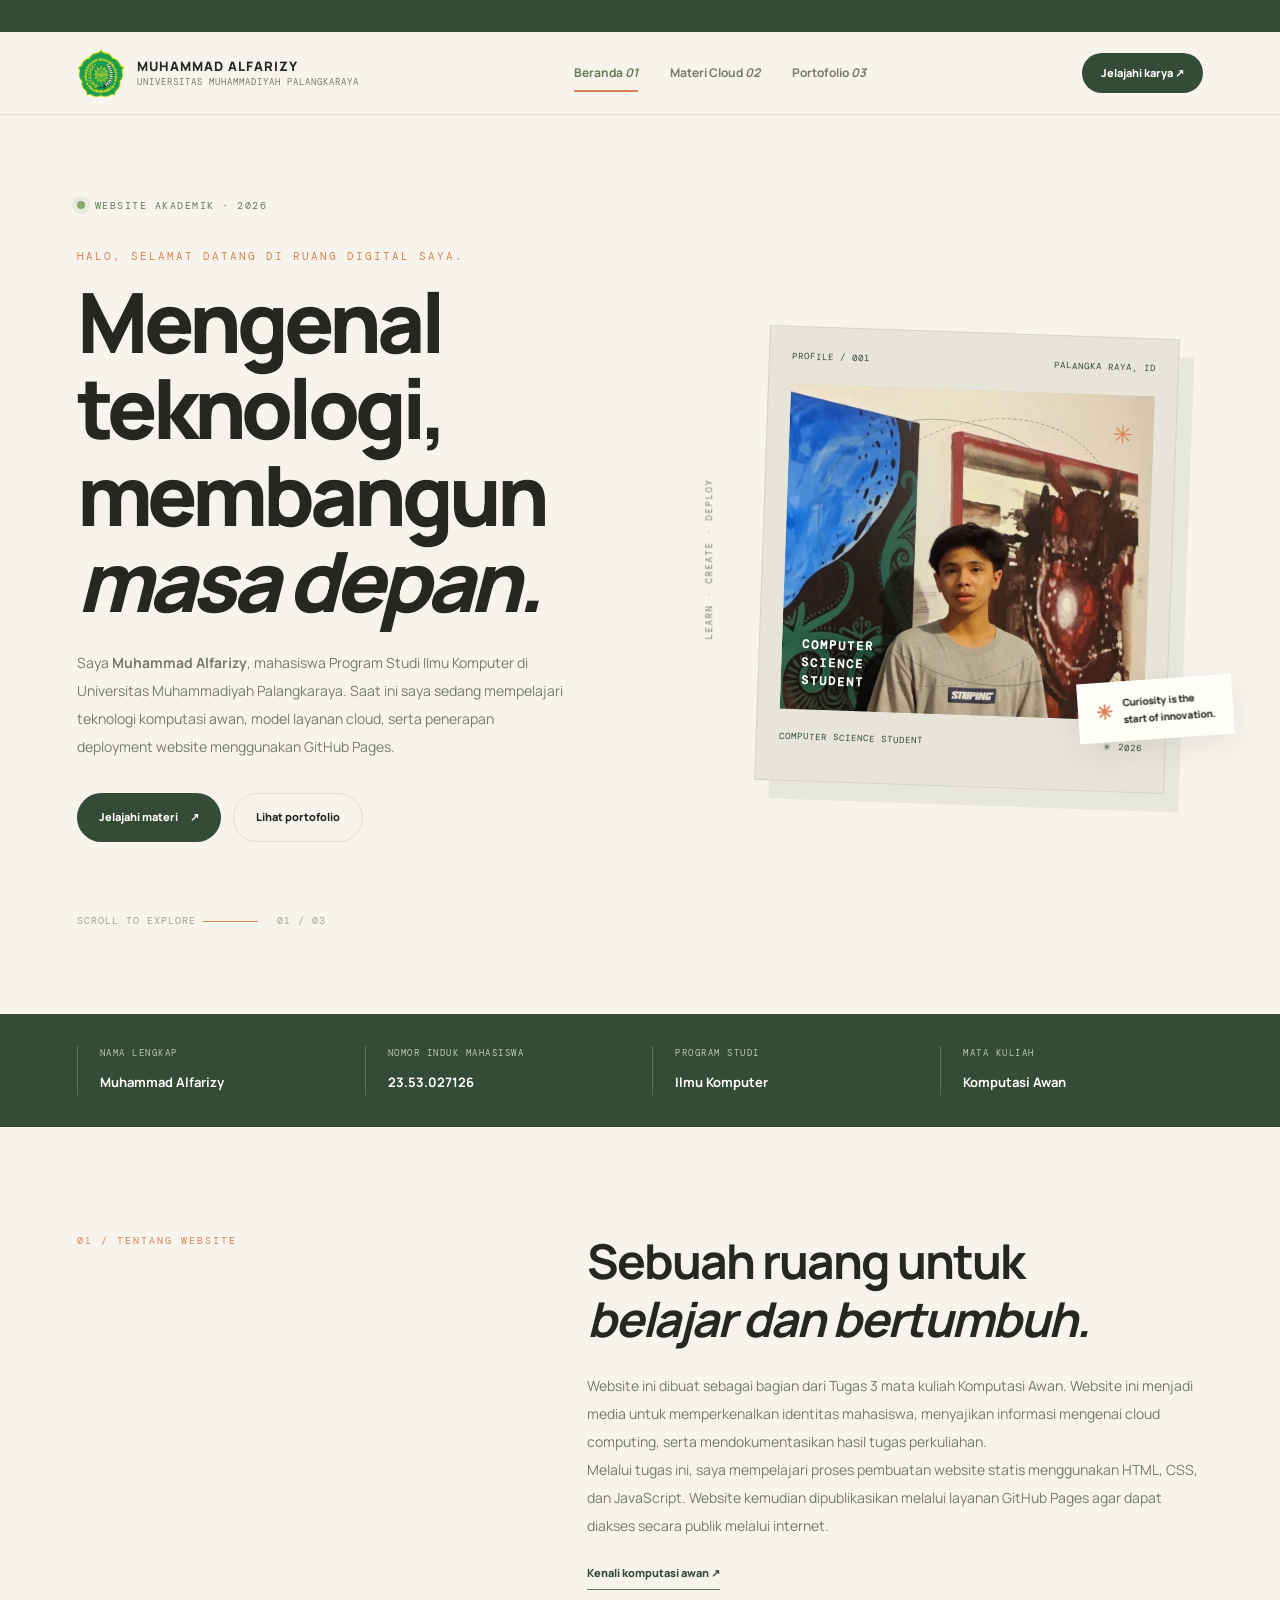
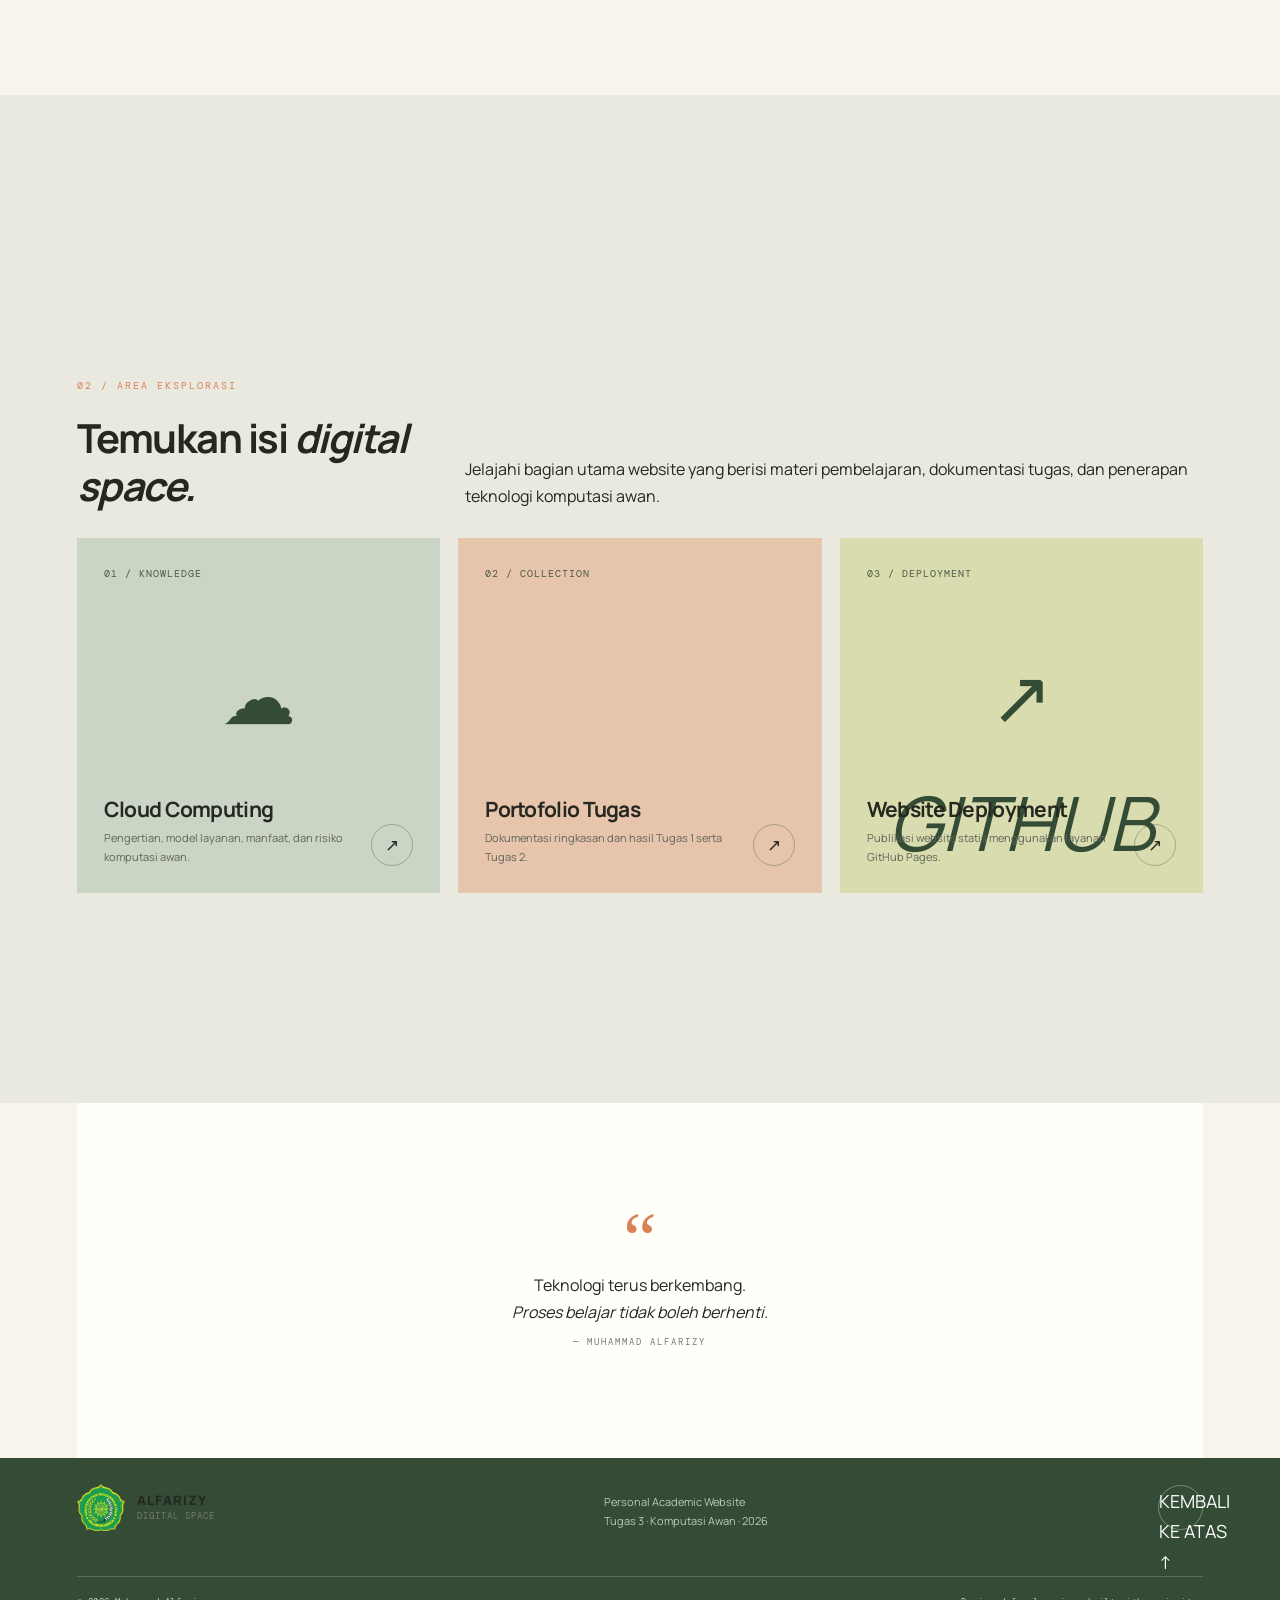
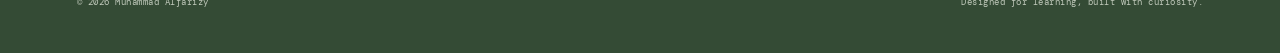
<file: index.html>
<!DOCTYPE html>
<html lang="id">
<head>
    <meta charset="UTF-8">
    <meta name="viewport" content="width=device-width, initial-scale=1.0">

    <meta name="description" content="Website akademik Muhammad Alfarizy, mahasiswa Ilmu Komputer Universitas Muhammadiyah Palangkaraya, untuk Tugas 3 mata kuliah Komputasi Awan.">

    <meta name="author" content="Muhammad Alfarizy">

    <title>Muhammad Alfarizy | Digital Space</title>

    <!-- GOOGLE FONTS -->
    <link rel="preconnect" href="https://fonts.googleapis.com">
    <link rel="preconnect" href="https://fonts.gstatic.com" crossorigin>

    <link href="https://fonts.googleapis.com/css2?family=DM+Mono:wght@400;500&family=Manrope:wght@400;500;600;700;800&display=swap" rel="stylesheet">

    <!-- CSS -->
    <link rel="stylesheet" href="assets/css/style.css">
</head>

<body id="top">

<div class="topline"></div>

<!-- HEADER -->
<header class="header">

    <nav class="nav wrap" aria-label="Navigasi utama">

        <!-- LOGO KAMPUS DAN IDENTITAS -->
        <a class="logo" href="index.html">

            <img
                src="assets/images/logo.png"
                alt="Logo Universitas Muhammadiyah Palangkaraya"
                class="campus-logo"
            >

            <span class="logo-text">
                MUHAMMAD ALFARIZY
                <small>UNIVERSITAS MUHAMMADIYAH PALANGKARAYA</small>
            </span>

        </a>

        <!-- TOMBOL MENU MOBILE -->
        <button
            class="menu-toggle"
            type="button"
            aria-label="Buka menu"
            aria-expanded="false">
            ☰
        </button>

        <!-- NAVIGASI -->
        <div class="nav-links">

            <a class="active" href="index.html">
                Beranda <i>01</i>
            </a>

            <a href="materi.html">
                Materi Cloud <i>02</i>
            </a>

            <a href="portofolio.html">
                Portofolio <i>03</i>
            </a>

        </div>

        <a class="nav-cta" href="portofolio.html">
            Jelajahi karya <span>↗</span>
        </a>

    </nav>

</header>

<main>

    <!-- HERO SECTION -->
    <section class="hero wrap">

        <div class="hero-main">

            <div class="micro-label">
                <span class="live-dot"></span>
                WEBSITE AKADEMIK · 2026
            </div>

            <p class="hero-kicker">
                HALO, SELAMAT DATANG DI RUANG DIGITAL SAYA.
            </p>

            <h1>
                Mengenal teknologi,<br>
                membangun <em>masa depan.</em>
            </h1>

            <p class="hero-desc">
                Saya <strong>Muhammad Alfarizy</strong>, mahasiswa
                Program Studi Ilmu Komputer di Universitas
                Muhammadiyah Palangkaraya. Saat ini saya sedang
                mempelajari teknologi komputasi awan, model layanan
                cloud, serta penerapan deployment website menggunakan
                GitHub Pages.
            </p>

            <div class="hero-buttons">

                <a class="btn btn-dark" href="materi.html">
                    Jelajahi materi <span>↗</span>
                </a>

                <a class="btn btn-line" href="portofolio.html">
                    Lihat portofolio
                </a>

            </div>

            <div class="hero-index">

                <span>SCROLL TO EXPLORE</span>

                <span class="scroll-line"></span>

                <span>01 / 03</span>

            </div>

        </div>

        <!-- FOTO PROFIL -->
        <div class="hero-side">

            <div class="visual-frame">

                <div class="frame-top">
                    <span>PROFILE / 001</span>
                    <span>PALANGKA RAYA, ID</span>
                </div>

                <div class="portrait-area">

                    <div class="portrait-orbit orbit-a"></div>
                    <div class="portrait-orbit orbit-b"></div>

                    <img
                        src="assets/images/foto alfarizyy.jpeg"
                        alt="Foto profil Muhammad Alfarizy"
                        class="profile-photo"
                    >

                    <div class="portrait-caption">
                        COMPUTER<br>
                        SCIENCE<br>
                        STUDENT
                    </div>

                    <div class="tiny-star">✳</div>

                </div>

                <div class="frame-bottom">
                    <span>COMPUTER SCIENCE STUDENT</span>
                    <span>✳ 2026</span>
                </div>

            </div>

            <div class="side-note">

                <span class="note-mark">✳</span>

                <span>
                    Curiosity is the<br>
                    start of innovation.
                </span>

            </div>

            <div class="vertical-text">
                LEARN · CREATE · DEPLOY
            </div>

        </div>

    </section>

    <!-- IDENTITAS MAHASISWA -->
    <section class="identity-band">

        <div class="wrap identity-grid">

            <div>
                <span class="data-label">NAMA LENGKAP</span>
                <strong>Muhammad Alfarizy</strong>
            </div>

            <div>
                <span class="data-label">NOMOR INDUK MAHASISWA</span>
                <strong>23.53.027126</strong>
            </div>

            <div>
                <span class="data-label">PROGRAM STUDI</span>
                <strong>Ilmu Komputer</strong>
            </div>

            <div>
                <span class="data-label">MATA KULIAH</span>
                <strong>Komputasi Awan</strong>
            </div>

        </div>

    </section>

    <!-- TENTANG WEBSITE -->
    <section class="about wrap section-space">

        <div class="section-tag">
            <span>01</span> / TENTANG WEBSITE
        </div>

        <div class="about-content">

            <h2>
                Sebuah ruang untuk<br>
                <em>belajar dan bertumbuh.</em>
            </h2>

            <div class="about-copy">

                <p>
                    Website ini dibuat sebagai bagian dari Tugas 3
                    mata kuliah Komputasi Awan. Website ini menjadi
                    media untuk memperkenalkan identitas mahasiswa,
                    menyajikan informasi mengenai cloud computing,
                    serta mendokumentasikan hasil tugas perkuliahan.
                </p>

                <p>
                    Melalui tugas ini, saya mempelajari proses
                    pembuatan website statis menggunakan HTML,
                    CSS, dan JavaScript. Website kemudian
                    dipublikasikan melalui layanan GitHub Pages
                    agar dapat diakses secara publik melalui internet.
                </p>

                <a class="under-link" href="materi.html">
                    Kenali komputasi awan <span>↗</span>
                </a>

            </div>

        </div>

    </section>

    <!-- AREA EKSPLORASI -->
    <section class="explore">

        <div class="wrap section-space">

            <div class="section-heading">

                <div>

                    <div class="section-tag">
                        <span>02</span> / AREA EKSPLORASI
                    </div>

                    <h2>
                        Temukan isi <em>digital space.</em>
                    </h2>

                </div>

                <p>
                    Jelajahi bagian utama website yang berisi
                    materi pembelajaran, dokumentasi tugas,
                    dan penerapan teknologi komputasi awan.
                </p>

            </div>

            <div class="explore-grid">

                <!-- KARTU MATERI CLOUD -->
                <a class="explore-card card-blue" href="materi.html">

                    <div class="card-number">
                        01 / KNOWLEDGE
                    </div>

                    <div class="card-art cloud-art">
                        <span>☁</span>
                        <i></i>
                        <b></b>
                    </div>

                    <div class="card-bottom">

                        <div>

                            <h3>Cloud Computing</h3>

                            <p>
                                Pengertian, model layanan,
                                manfaat, dan risiko komputasi awan.
                            </p>

                        </div>

                        <span class="circle-arrow">↗</span>

                    </div>

                </a>

                <!-- KARTU PORTOFOLIO -->
                <a class="explore-card card-orange" href="portofolio.html">

                    <div class="card-number">
                        02 / COLLECTION
                    </div>

                    <div class="card-art stack-art">
                        <span></span>
                        <span></span>
                        <span></span>
                    </div>

                    <div class="card-bottom">

                        <div>

                            <h3>Portofolio Tugas</h3>

                            <p>
                                Dokumentasi ringkasan dan hasil
                                Tugas 1 serta Tugas 2.
                            </p>

                        </div>

                        <span class="circle-arrow">↗</span>

                    </div>

                </a>

                <!-- KARTU DEPLOYMENT -->
                <a
                    class="explore-card card-lime"
                    href="https://pages.github.com/"
                    target="_blank"
                    rel="noopener noreferrer">

                    <div class="card-number">
                        03 / DEPLOYMENT
                    </div>

                    <div class="card-art code-art">

                        <span>↗</span>

                        <i>
                            GITHUB<br>
                            PAGES<br>
                            WEB
                        </i>

                    </div>

                    <div class="card-bottom">

                        <div>

                            <h3>Website Deployment</h3>

                            <p>
                                Publikasi website statis menggunakan
                                layanan GitHub Pages.
                            </p>

                        </div>

                        <span class="circle-arrow">↗</span>

                    </div>

                </a>

            </div>

        </div>

    </section>

    <!-- QUOTE -->
    <section class="quote-section wrap">

        <span class="quote-symbol">“</span>

        <p>
            Teknologi terus berkembang.<br>
            <em>Proses belajar tidak boleh berhenti.</em>
        </p>

        <span class="quote-credit">
            — MUHAMMAD ALFARIZY
        </span>

    </section>

</main>

<!-- FOOTER -->
<footer class="footer">

    <div class="wrap footer-main">

        <!-- IDENTITAS FOOTER -->
        <a class="logo footer-logo" href="index.html">

            <img
                src="assets/images/logo.png"
                alt="Logo Universitas Muhammadiyah Palangkaraya"
                class="campus-logo"
            >

            <span class="logo-text">
                ALFARIZY
                <small>DIGITAL SPACE</small>
            </span>

        </a>

        <p>
            Personal Academic Website<br>
            Tugas 3 · Komputasi Awan · 2026
        </p>

        <a class="back-top" href="#top">
            KEMBALI KE ATAS ↑
        </a>

    </div>

    <div class="wrap footer-bottom">

        <span>© 2026 Muhammad Alfarizy</span>

        <span>
            Designed for learning, built with curiosity.
        </span>

    </div>

</footer>

<!-- JAVASCRIPT -->
<script src="assets/js/script.js"></script>

</body>
</html>
</file>
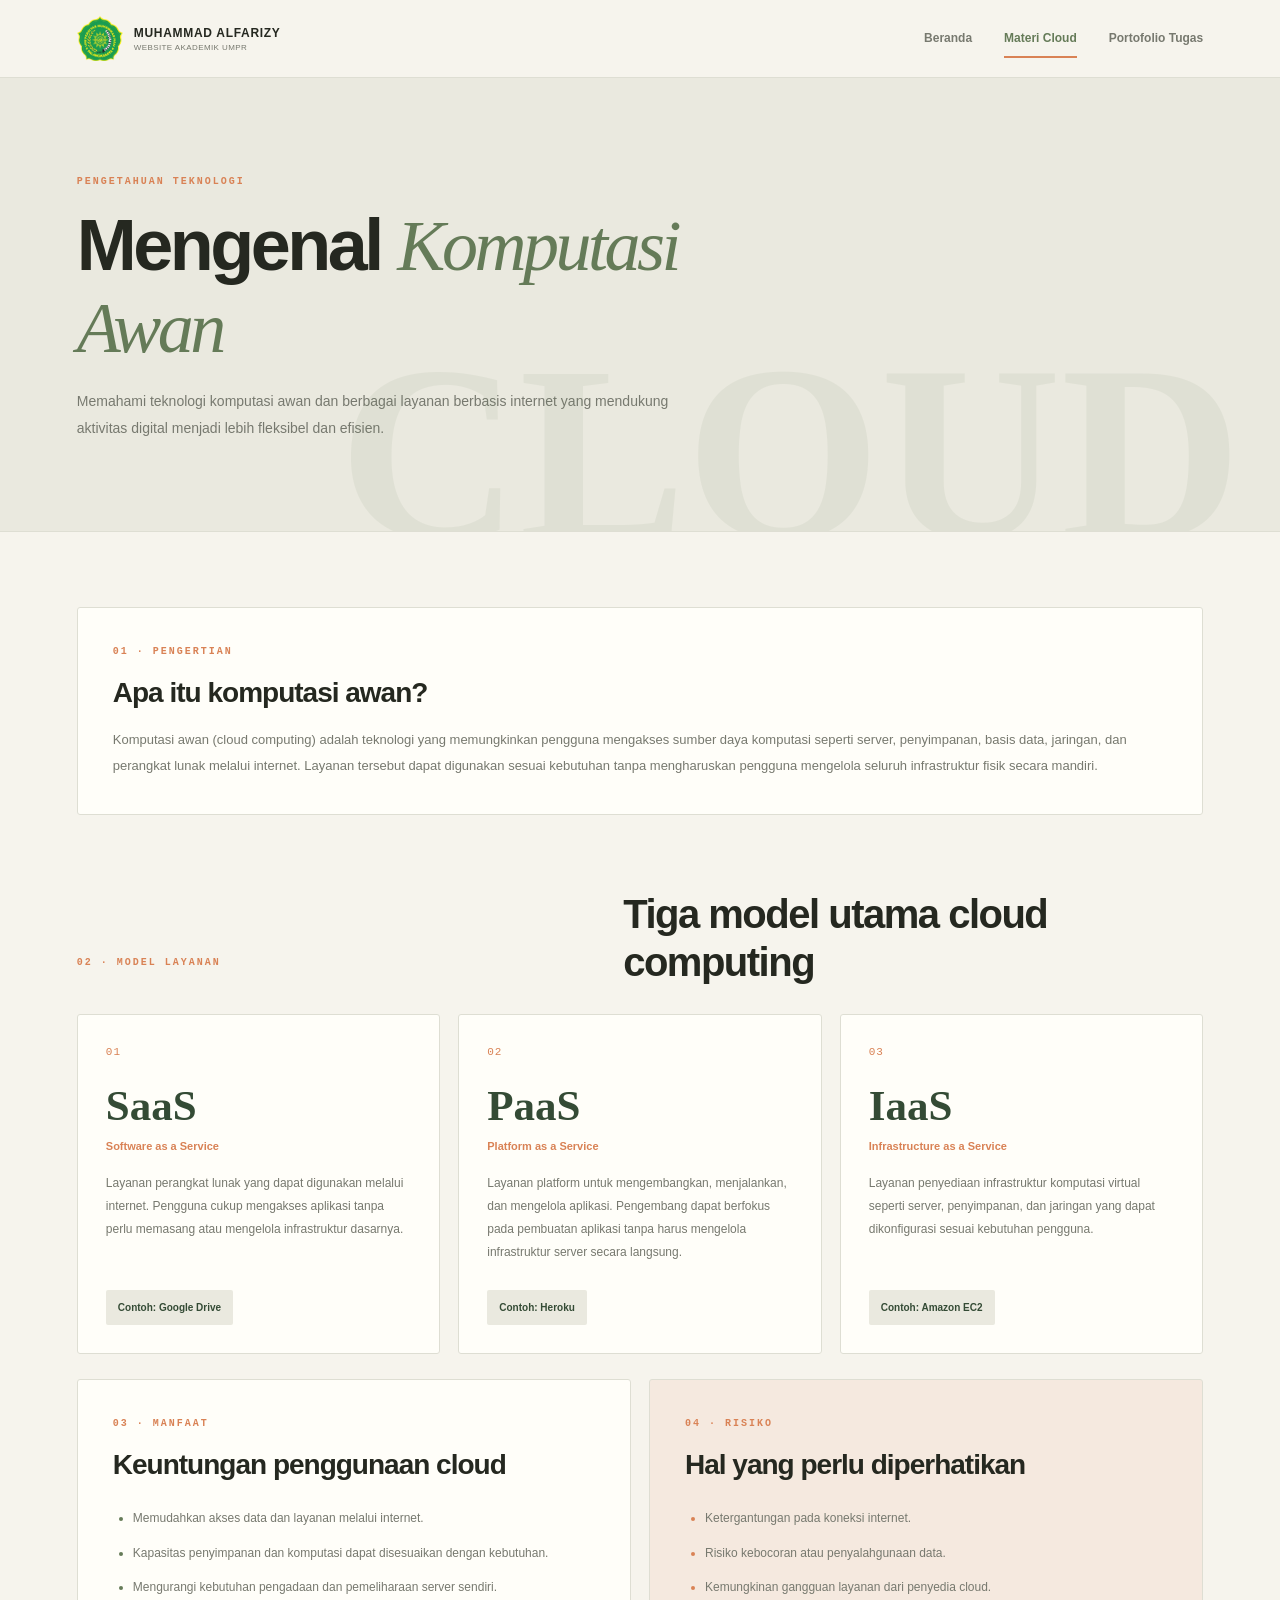
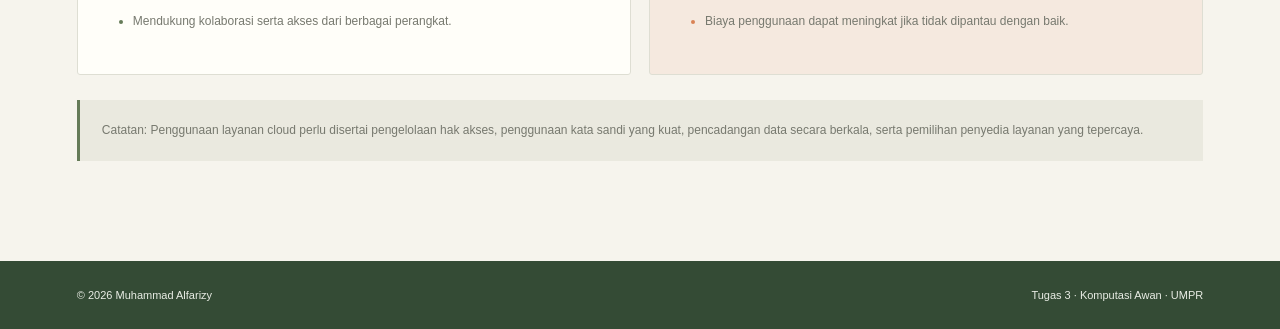
<file: materi.html>
<!DOCTYPE html>
<html lang="id">
<head>
    <meta charset="UTF-8">
    <meta name="viewport" content="width=device-width, initial-scale=1.0">

    <meta name="description" content="Materi Komputasi Awan Muhammad Alfarizy, membahas pengertian cloud computing, model layanan, manfaat, dan risiko.">

    <title>Materi Komputasi Awan | Muhammad Alfarizy</title>

    <link rel="stylesheet" href="assets/css/style.css">
</head>

<body>

<!-- HEADER -->
<header class="site-header">

    <nav class="navbar container" aria-label="Navigasi utama">

        <!-- LOGO KAMPUS DAN IDENTITAS -->
        <a class="brand" href="index.html">

            <img
                src="assets/images/logo.png"
                alt="Logo Universitas Muhammadiyah Palangkaraya"
                class="brand-logo"
            >

            <span class="brand-text">
                MUHAMMAD ALFARIZY
                <small>WEBSITE AKADEMIK UMPR</small>
            </span>

        </a>

        <!-- MENU MOBILE -->
        <button
            class="menu-toggle"
            type="button"
            aria-label="Buka menu"
            aria-expanded="false">
            ☰
        </button>

        <!-- NAVIGASI -->
        <div class="nav-links">
            <a href="index.html">Beranda</a>
            <a class="active" href="materi.html">Materi Cloud</a>
            <a href="portofolio.html">Portofolio Tugas</a>
        </div>

    </nav>

</header>

<main>

    <!-- HERO MATERI -->
    <section class="page-hero">

        <div class="container">

            <p class="eyebrow">PENGETAHUAN TEKNOLOGI</p>

            <h1>
                Mengenal <span>Komputasi Awan</span>
            </h1>

            <p>
                Memahami teknologi komputasi awan dan berbagai
                layanan berbasis internet yang mendukung aktivitas
                digital menjadi lebih fleksibel dan efisien.
            </p>

        </div>

    </section>

    <!-- ISI MATERI -->
    <section class="container content-section">

        <!-- PENGERTIAN -->
        <article class="content-panel">

            <p class="eyebrow">01 · PENGERTIAN</p>

            <h2>Apa itu komputasi awan?</h2>

            <p>
                Komputasi awan (cloud computing) adalah teknologi
                yang memungkinkan pengguna mengakses sumber daya
                komputasi seperti server, penyimpanan, basis data,
                jaringan, dan perangkat lunak melalui internet.
                Layanan tersebut dapat digunakan sesuai kebutuhan
                tanpa mengharuskan pengguna mengelola seluruh
                infrastruktur fisik secara mandiri.
            </p>

        </article>

        <!-- MODEL LAYANAN -->
        <div class="section-heading">

            <p class="eyebrow">02 · MODEL LAYANAN</p>

            <h2>Tiga model utama cloud computing</h2>

        </div>

        <div class="service-grid">

            <!-- SAAS -->
            <article class="service-card">

                <span class="service-number">01</span>

                <h3>SaaS</h3>

                <p class="service-subtitle">
                    Software as a Service
                </p>

                <p>
                    Layanan perangkat lunak yang dapat digunakan
                    melalui internet. Pengguna cukup mengakses
                    aplikasi tanpa perlu memasang atau mengelola
                    infrastruktur dasarnya.
                </p>

                <div class="example">
                    Contoh: Google Drive
                </div>

            </article>

            <!-- PAAS -->
            <article class="service-card">

                <span class="service-number">02</span>

                <h3>PaaS</h3>

                <p class="service-subtitle">
                    Platform as a Service
                </p>

                <p>
                    Layanan platform untuk mengembangkan,
                    menjalankan, dan mengelola aplikasi.
                    Pengembang dapat berfokus pada pembuatan
                    aplikasi tanpa harus mengelola infrastruktur
                    server secara langsung.
                </p>

                <div class="example">
                    Contoh: Heroku
                </div>

            </article>

            <!-- IAAS -->
            <article class="service-card">

                <span class="service-number">03</span>

                <h3>IaaS</h3>

                <p class="service-subtitle">
                    Infrastructure as a Service
                </p>

                <p>
                    Layanan penyediaan infrastruktur komputasi
                    virtual seperti server, penyimpanan, dan
                    jaringan yang dapat dikonfigurasi sesuai
                    kebutuhan pengguna.
                </p>

                <div class="example">
                    Contoh: Amazon EC2
                </div>

            </article>

        </div>

        <!-- MANFAAT DAN RISIKO -->
        <div class="benefit-risk-grid">

            <!-- MANFAAT -->
            <article class="content-panel">

                <p class="eyebrow">03 · MANFAAT</p>

                <h2>Keuntungan penggunaan cloud</h2>

                <ul class="check-list">

                    <li>
                        Memudahkan akses data dan layanan
                        melalui internet.
                    </li>

                    <li>
                        Kapasitas penyimpanan dan komputasi
                        dapat disesuaikan dengan kebutuhan.
                    </li>

                    <li>
                        Mengurangi kebutuhan pengadaan dan
                        pemeliharaan server sendiri.
                    </li>

                    <li>
                        Mendukung kolaborasi serta akses
                        dari berbagai perangkat.
                    </li>

                </ul>

            </article>

            <!-- RISIKO -->
            <article class="content-panel risk-panel">

                <p class="eyebrow">04 · RISIKO</p>

                <h2>Hal yang perlu diperhatikan</h2>

                <ul class="check-list">

                    <li>
                        Ketergantungan pada koneksi internet.
                    </li>

                    <li>
                        Risiko kebocoran atau penyalahgunaan data.
                    </li>

                    <li>
                        Kemungkinan gangguan layanan dari
                        penyedia cloud.
                    </li>

                    <li>
                        Biaya penggunaan dapat meningkat
                        jika tidak dipantau dengan baik.
                    </li>

                </ul>

            </article>

        </div>

        <!-- CATATAN -->
        <p class="note">
            Catatan: Penggunaan layanan cloud perlu disertai
            pengelolaan hak akses, penggunaan kata sandi yang kuat,
            pencadangan data secara berkala, serta pemilihan
            penyedia layanan yang tepercaya.
        </p>

    </section>

</main>

<!-- FOOTER -->
<footer class="footer">

    <div class="container footer-inner">

        <span>
            © 2026 Muhammad Alfarizy
        </span>

        <span>
            Tugas 3 · Komputasi Awan · UMPR
        </span>

    </div>

</footer>

<!-- JAVASCRIPT -->
<script src="assets/js/script.js"></script>

</body>
</html>
</file>
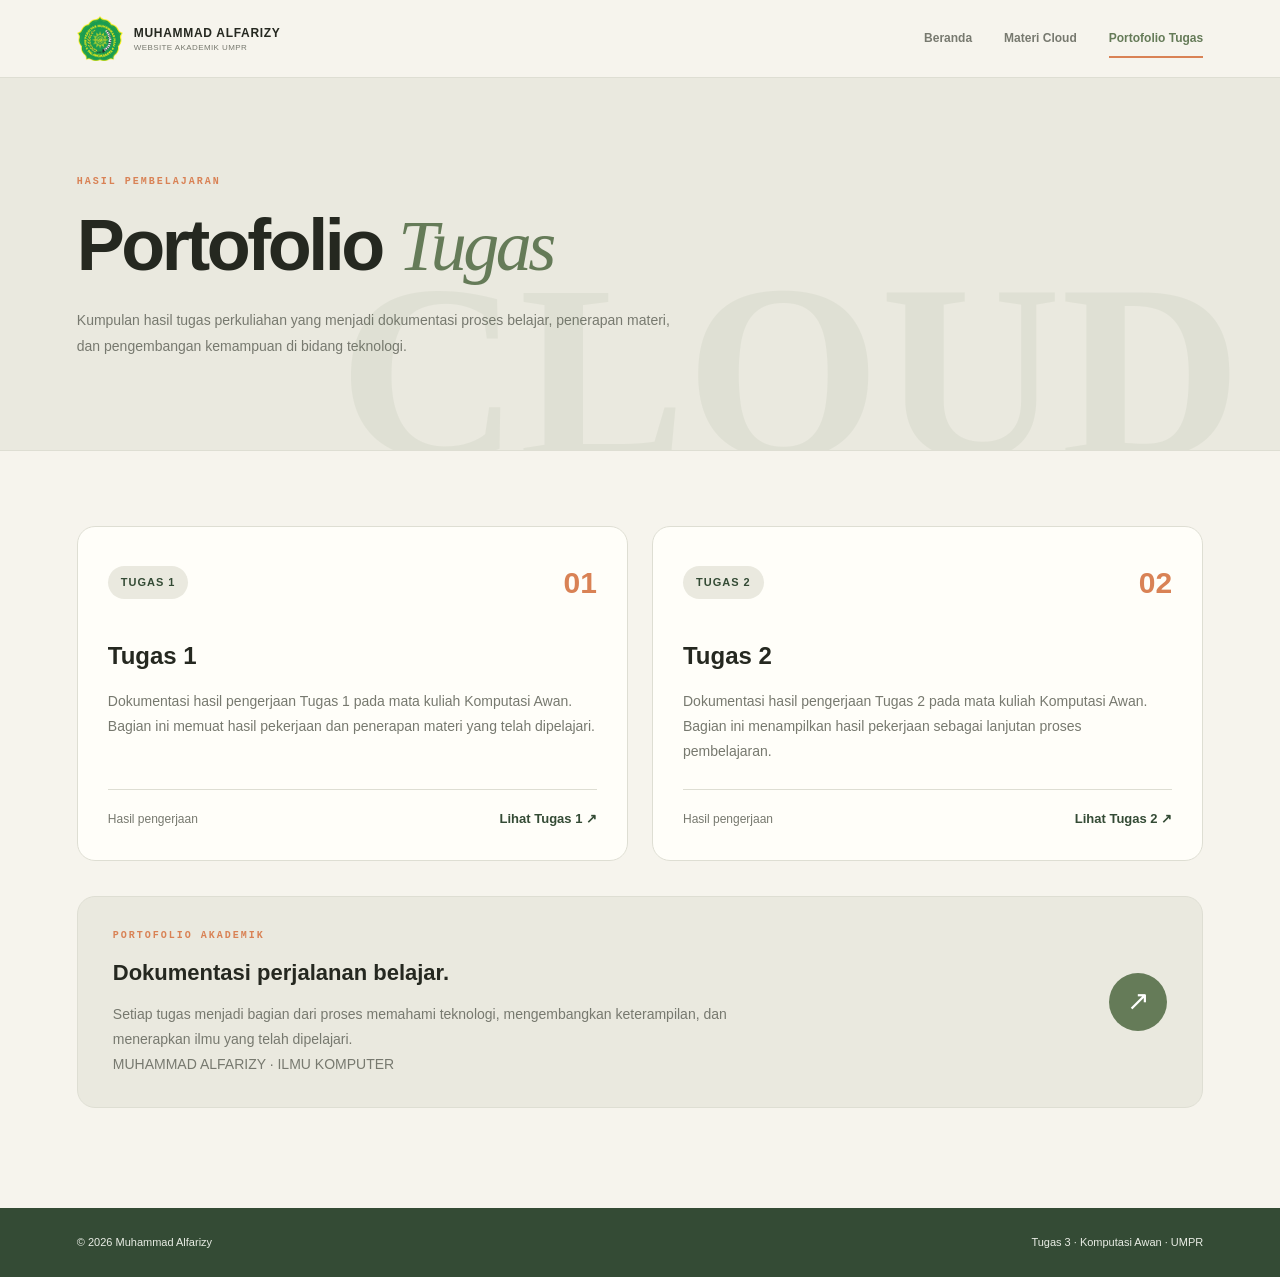
<file: portofolio.html>
<!DOCTYPE html>
<html lang="id">
<head>
    <meta charset="UTF-8">
    <meta name="viewport" content="width=device-width, initial-scale=1.0">

    <meta name="description" content="Portofolio tugas Muhammad Alfarizy, mahasiswa Ilmu Komputer Universitas Muhammadiyah Palangkaraya, sebagai dokumentasi hasil pembelajaran.">

    <title>Portofolio Tugas | Muhammad Alfarizy</title>

    <link rel="stylesheet" href="assets/css/style.css">
</head>

<body>

<!-- HEADER -->
<header class="site-header">

    <nav class="navbar container" aria-label="Navigasi utama">

        <!-- LOGO KAMPUS DAN IDENTITAS -->
        <a class="brand" href="index.html">

            <img
                src="assets/images/logo.png"
                alt="Logo Universitas Muhammadiyah Palangkaraya"
                class="brand-logo"
            >

            <span class="brand-text">
                MUHAMMAD ALFARIZY
                <small>WEBSITE AKADEMIK UMPR</small>
            </span>

        </a>

        <!-- MENU MOBILE -->
        <button
            class="menu-toggle"
            type="button"
            aria-label="Buka menu"
            aria-expanded="false">
            ☰
        </button>

        <!-- NAVIGASI -->
        <div class="nav-links">
            <a href="index.html">Beranda</a>
            <a href="materi.html">Materi Cloud</a>
            <a class="active" href="portofolio.html">Portofolio Tugas</a>
        </div>

    </nav>

</header>

<main>

    <!-- HERO PORTOFOLIO -->
    <section class="page-hero">

        <div class="container">

            <p class="eyebrow">HASIL PEMBELAJARAN</p>

            <h1>
                Portofolio <span>Tugas</span>
            </h1>

            <p>
                Kumpulan hasil tugas perkuliahan yang menjadi
                dokumentasi proses belajar, penerapan materi,
                dan pengembangan kemampuan di bidang teknologi.
            </p>

        </div>

    </section>

    <!-- DAFTAR PORTOFOLIO -->
    <section class="container content-section">

        <div class="portfolio-list">

            <!-- TUGAS 1 -->
            <article class="portfolio-card">

                <div class="portfolio-top">

                    <span class="tag">TUGAS 1</span>

                    <span class="portfolio-symbol">01</span>

                </div>

                <h2>Tugas 1</h2>

                <p>
                    Dokumentasi hasil pengerjaan Tugas 1
                    pada mata kuliah Komputasi Awan.
                    Bagian ini memuat hasil pekerjaan dan
                    penerapan materi yang telah dipelajari.
                </p>

                <div class="portfolio-bottom">

                    <span class="muted">
                        Hasil pengerjaan
                    </span>

                    <a
                        class="text-link"
                        href="https://sites.google.com/view/muhammad-alfarizy-23-53-027126/beranda"
                        target="_blank"
                        rel="noopener noreferrer">
                        Lihat Tugas 1 ↗
                    </a>

                </div>

            </article>

            <!-- TUGAS 2 -->
            <article class="portfolio-card">

                <div class="portfolio-top">

                    <span class="tag">TUGAS 2</span>

                    <span class="portfolio-symbol">02</span>

                </div>

                <h2>Tugas 2</h2>

                <p>
                    Dokumentasi hasil pengerjaan Tugas 2
                    pada mata kuliah Komputasi Awan.
                    Bagian ini menampilkan hasil pekerjaan
                    sebagai lanjutan proses pembelajaran.
                </p>

                <div class="portfolio-bottom">

                    <span class="muted">
                        Hasil pengerjaan
                    </span>

                    <a
                        class="text-link"
                        href="https://drive.google.com/drive/folders/1DLpeGqvAkLP_uYjk0CP1FQkRV8-XiCDC?usp=drive_link"
                        target="_blank"
                        rel="noopener noreferrer">
                        Lihat Tugas 2 ↗
                    </a>

                </div>

            </article>

        </div>

        <!-- PENUTUP PORTOFOLIO -->
        <div class="callout">

            <div>

                <p class="eyebrow">PORTOFOLIO AKADEMIK</p>

                <h2>
                    Dokumentasi perjalanan belajar.
                </h2>

                <p>
                    Setiap tugas menjadi bagian dari proses
                    memahami teknologi, mengembangkan keterampilan,
                    dan menerapkan ilmu yang telah dipelajari.
                </p>

                <p class="muted">
                    MUHAMMAD ALFARIZY · ILMU KOMPUTER
                </p>

            </div>

            <span class="callout-icon">↗</span>

        </div>

    </section>

</main>

<!-- FOOTER -->
<footer class="footer">

    <div class="container footer-inner">

        <span>
            © 2026 Muhammad Alfarizy
        </span>

        <span>
            Tugas 3 · Komputasi Awan · UMPR
        </span>

    </div>

</footer>

<!-- JAVASCRIPT -->
<script src="assets/js/script.js"></script>

</body>
</html>
</file>
<file: assets/css/style.css>
/* =========================================
   MUHAMMAD ALFARIZY - DIGITAL SPACE
   Modern Editorial Portfolio Design
========================================= */

/* 1. ROOT & RESET */
:root {
    --bg: #f6f4ed;
    --paper: #fffef9;
    --ink: #20231f;
    --muted: #777970;
    --green: #657b58;
    --green-dark: #344b35;
    --orange: #d98255;
    --yellow: #e9c96b;
    --line: #deded3;
    --white: #ffffff;
}

* {
    margin: 0;
    padding: 0;
    box-sizing: border-box;
}

html {
    scroll-behavior: smooth;
}

body {
    background: var(--bg);
    color: var(--ink);
    font-family: "Manrope", sans-serif;
    line-height: 1.7;
    overflow-x: hidden;
}

a {
    color: inherit;
    text-decoration: none;
}

button {
    font: inherit;
}

img {
    max-width: 100%;
    display: block;
}

::selection {
    background: var(--green);
    color: white;
}

/* 2. TOPLINE */
.topline {
    min-height: 32px;
    padding: 6px 6%;
    background: var(--green-dark);
    color: white;
    font-family: "DM Mono", monospace;
    font-size: 9px;
    letter-spacing: 1.5px;
    text-align: center;
    text-transform: uppercase;
}

/* 3. HEADER & NAVIGATION */
.header {
    position: sticky;
    top: 0;
    z-index: 100;
    background: rgba(246, 244, 237, 0.94);
    border-bottom: 1px solid var(--line);
    backdrop-filter: blur(14px);
}

.nav {
    width: min(1240px, 88%);
    min-height: 82px;
    margin: auto;
    display: flex;
    align-items: center;
    justify-content: space-between;
    gap: 25px;
}

.logo {
    display: flex;
    align-items: center;
    gap: 11px;
    font-size: 17px;
    font-weight: 800;
    letter-spacing: -0.7px;
}

.logo-icon {
    width: 38px;
    height: 38px;
    display: grid;
    place-items: center;
    background: var(--green-dark);
    color: white;
    font-family: "DM Mono", monospace;
    font-size: 13px;
    border-radius: 50%;
}

.nav-links {
    display: flex;
    align-items: center;
    gap: 34px;
}

.nav-links a {
    color: var(--muted);
    font-size: 12px;
    font-weight: 700;
    transition: color 0.25s ease;
}

.nav-links a:hover,
.nav-links a.active {
    color: var(--green);
}

.nav-cta {
    padding: 11px 19px;
    background: var(--green-dark);
    color: white;
    border-radius: 30px;
    font-size: 11px;
    font-weight: 800;
    transition: 0.25s ease;
}

.nav-cta:hover {
    background: var(--orange);
    transform: translateY(-2px);
}

.menu-toggle {
    display: none;
    width: 40px;
    height: 40px;
    border: 1px solid var(--line);
    border-radius: 50%;
    background: transparent;
    color: var(--ink);
    font-size: 22px;
    cursor: pointer;
}

/* 4. GENERAL WRAPPER */
.wrap {
    width: min(1240px, 88%);
    margin: 0 auto;
}

/* 5. HERO SECTION */
.hero {
    min-height: 660px;
    display: grid;
    grid-template-columns: 1.1fr 0.9fr;
    align-items: center;
    gap: 75px;
    padding-top: 75px;
    padding-bottom: 85px;
}

.hero-main {
    animation: fadeUp 0.8s ease both;
}

.micro-label {
    display: inline-flex;
    align-items: center;
    gap: 10px;
    font-family: "DM Mono", monospace;
    font-size: 10px;
    letter-spacing: 1.5px;
    color: var(--green);
    text-transform: uppercase;
}

.live-dot {
    width: 8px;
    height: 8px;
    background: #86a66d;
    border-radius: 50%;
    box-shadow: 0 0 0 5px #86a66d20;
}

.hero-kicker {
    margin-top: 30px;
    margin-bottom: 12px;
    color: var(--orange);
    font-family: "DM Mono", monospace;
    font-size: 11px;
    letter-spacing: 2px;
    text-transform: uppercase;
}

.hero h1 {
    max-width: 720px;
    font-size: clamp(48px, 6.5vw, 88px);
    line-height: 1.04;
    letter-spacing: -5px;
    font-weight: 800;
}

.hero h1 span {
    color: var(--green);
    font-family: Georgia, serif;
    font-style: italic;
    font-weight: 400;
}

.hero-desc {
    max-width: 490px;
    margin-top: 25px;
    color: var(--muted);
    font-size: 14px;
    line-height: 2;
}

.hero-buttons {
    display: flex;
    flex-wrap: wrap;
    gap: 12px;
    margin-top: 32px;
}

/* 6. BUTTONS */
.btn {
    display: inline-flex;
    align-items: center;
    justify-content: center;
    gap: 12px;
    padding: 14px 22px;
    border-radius: 40px;
    font-size: 11px;
    font-weight: 800;
    transition: 0.25s ease;
}

.btn-dark {
    background: var(--green-dark);
    color: white;
}

.btn-dark:hover {
    background: var(--orange);
    transform: translateY(-3px);
}

.btn-line {
    border: 1px solid var(--line);
    color: var(--ink);
    background: transparent;
}

.btn-line:hover {
    border-color: var(--green);
    color: var(--green);
    transform: translateY(-3px);
}

.hero-index {
    margin-top: 70px;
    color: #a3a398;
    font-family: "DM Mono", monospace;
    font-size: 10px;
    letter-spacing: 1px;
}

.scroll-line {
    display: inline-block;
    width: 55px;
    height: 1px;
    margin-right: 12px;
    vertical-align: middle;
    background: var(--orange);
}

/* 7. HERO VISUAL */
.hero-side {
    min-height: 490px;
    position: relative;
    display: flex;
    align-items: center;
    justify-content: center;
    animation: fadeUp 1s ease both;
}

.visual-frame {
    width: 100%;
    max-width: 410px;
    min-height: 455px;
    position: relative;
    padding: 22px;
    background: #e7e5d9;
    border: 1px solid #d5d4c8;
    transform: rotate(2deg);
    box-shadow: 15px 18px 0 rgba(50, 65, 45, 0.07);
}

.frame-top,
.frame-bottom {
    display: flex;
    justify-content: space-between;
    align-items: center;
    color: var(--green-dark);
    font-family: "DM Mono", monospace;
    font-size: 9px;
    letter-spacing: 1px;
}

.portrait-area {
    height: 325px;
    margin: 20px 0;
    position: relative;
    overflow: hidden;
    display: flex;
    align-items: center;
    justify-content: center;
    background: #c9d0b9;
}

.portrait-area img {
    width: 100%;
    height: 100%;
    object-fit: cover;
}

.portrait-orbit {
    position: absolute;
    width: 245px;
    height: 245px;
    border: 1px solid rgba(52, 75, 53, 0.3);
    border-radius: 50%;
}

.orbit-a {
    transform: rotate(30deg) scaleX(1.3);
}

.orbit-b {
    transform: rotate(-35deg) scaleX(1.3);
    border-style: dashed;
}

.portrait-monogram {
    position: relative;
    z-index: 2;
    color: var(--green-dark);
    font-family: Georgia, serif;
    font-size: 100px;
    font-style: italic;
    letter-spacing: -10px;
}

.portrait-caption {
    position: absolute;
    bottom: 20px;
    left: 20px;
    z-index: 3;
    color: var(--green-dark);
    font-family: "DM Mono", monospace;
    font-size: 9px;
    letter-spacing: 1px;
}

.tiny-star {
    position: absolute;
    top: 18px;
    right: 20px;
    color: var(--orange);
    font-size: 25px;
}

.side-note {
    position: absolute;
    z-index: 4;
    right: -30px;
    bottom: 65px;
    padding: 13px 18px;
    background: var(--paper);
    box-shadow: 0 10px 30px #20231f15;
    display: flex;
    align-items: center;
    gap: 10px;
    font-size: 10px;
    font-weight: 800;
    transform: rotate(-4deg);
}

.note-mark {
    color: var(--orange);
    font-size: 20px;
}

.vertical-text {
    position: absolute;
    left: -28px;
    top: 50%;
    color: var(--muted);
    font-family: "DM Mono", monospace;
    font-size: 9px;
    letter-spacing: 2px;
    writing-mode: vertical-rl;
    transform: translateY(-50%) rotate(180deg);
}

/* 8. IDENTITY BAND */
.identity-band {
    padding: 32px 0;
    background: var(--green-dark);
    color: white;
}

.identity-grid {
    display: grid;
    grid-template-columns: repeat(4, 1fr);
    gap: 25px;
}

.identity-grid > div {
    padding-left: 22px;
    border-left: 1px solid #ffffff35;
}

.data-label {
    display: block;
    margin-bottom: 7px;
    color: #bdc9b6;
    font-family: "DM Mono", monospace;
    font-size: 9px;
    letter-spacing: 1.5px;
    text-transform: uppercase;
}

.identity-grid strong {
    font-size: 13px;
    font-weight: 700;
}

/* 9. GENERAL SECTION */
.section-space {
    padding-top: 105px;
    padding-bottom: 105px;
}

.section-tag {
    display: inline-block;
    margin-bottom: 20px;
    color: var(--orange);
    font-family: "DM Mono", monospace;
    font-size: 10px;
    letter-spacing: 2px;
    text-transform: uppercase;
}

/* 10. ABOUT SECTION */
.about {
    display: grid;
    grid-template-columns: 0.8fr 1.2fr;
    gap: 100px;
    align-items: start;
}

.about-content h2 {
    max-width: 680px;
    margin-bottom: 25px;
    font-size: clamp(30px, 4vw, 48px);
    line-height: 1.2;
    letter-spacing: -2px;
}

.about-content h2 span {
    color: var(--green);
    font-family: Georgia, serif;
    font-style: italic;
    font-weight: 400;
}

.about-copy {
    max-width: 650px;
    color: var(--muted);
    font-size: 14px;
    line-height: 2;
}

.under-link {
    display: inline-block;
    margin-top: 22px;
    padding-bottom: 5px;
    border-bottom: 1px solid var(--green);
    color: var(--green-dark);
    font-size: 11px;
    font-weight: 800;
    transition: 0.2s;
}

.under-link:hover {
    color: var(--orange);
    border-color: var(--orange);
}

/* 11. EXPLORE SECTION */
.explore {
    padding-top: 95px;
    padding-bottom: 105px;
    background: #eae9df;
}

.section-heading {
    display: flex;
    align-items: end;
    justify-content: space-between;
    gap: 25px;
    margin-bottom: 38px;
}

.section-heading h2 {
    max-width: 580px;
    font-size: clamp(35px, 4.5vw, 55px);
    line-height: 1.15;
    letter-spacing: -2.5px;
}

.section-heading h2 span {
    color: var(--green);
    font-family: Georgia, serif;
    font-style: italic;
    font-weight: 400;
}

.explore-grid {
    display: grid;
    grid-template-columns: repeat(3, 1fr);
    gap: 18px;
}

.explore-card {
    min-height: 355px;
    position: relative;
    display: flex;
    flex-direction: column;
    justify-content: space-between;
    padding: 27px;
    overflow: hidden;
    transition: transform 0.3s ease, box-shadow 0.3s ease;
}

.explore-card:hover {
    transform: translateY(-8px);
    box-shadow: 0 20px 35px #20231f15;
}

.card-blue {
    background: #cbd5c5;
}

.card-orange {
    background: #e7c5ad;
}

.card-lime {
    background: #d9dcae;
}

.card-number {
    position: relative;
    z-index: 2;
    font-family: "DM Mono", monospace;
    font-size: 10px;
    letter-spacing: 1px;
    color: #4e5947;
}

.card-art {
    height: 115px;
    display: grid;
    place-items: center;
    font-size: 75px;
    color: var(--green-dark);
    transition: transform 0.4s ease;
}

.explore-card:hover .card-art {
    transform: scale(1.1) rotate(-5deg);
}

.card-bottom {
    position: relative;
    z-index: 2;
    display: flex;
    align-items: end;
    justify-content: space-between;
    gap: 12px;
}

.card-bottom h3 {
    font-size: 21px;
    line-height: 1.25;
    letter-spacing: -0.7px;
}

.card-bottom p {
    margin-top: 7px;
    color: #5f6458;
    font-size: 11px;
}

.circle-arrow {
    flex-shrink: 0;
    width: 42px;
    height: 42px;
    display: grid;
    place-items: center;
    border: 1px solid #344b3555;
    border-radius: 50%;
    font-size: 17px;
    transition: 0.25s;
}

.explore-card:hover .circle-arrow {
    background: var(--green-dark);
    color: white;
}

.cloud-art,
.stack-art,
.code-art {
    display: grid;
    place-items: center;
}

/* 12. QUOTE SECTION */
.quote-section {
    padding: 105px 20px;
    text-align: center;
    background: var(--paper);
}

.quote-symbol {
    color: var(--orange);
    font-family: Georgia, serif;
    font-size: 75px;
    line-height: 0.8;
}

.quote-section blockquote {
    max-width: 760px;
    margin: 20px auto;
    font-family: Georgia, serif;
    font-size: clamp(24px, 3.5vw, 39px);
    font-style: italic;
    line-height: 1.5;
}

.quote-credit {
    color: var(--muted);
    font-family: "DM Mono", monospace;
    font-size: 9px;
    letter-spacing: 2px;
    text-transform: uppercase;
}

/* 13. FOOTER */
.footer {
    padding-top: 55px;
    background: var(--green-dark);
    color: white;
}

.footer-main {
    display: flex;
    align-items: center;
    justify-content: space-between;
    gap: 25px;
    padding-bottom: 45px;
}

.footer-logo {
    font-size: 20px;
    font-weight: 800;
}

.footer-main p {
    max-width: 350px;
    margin-top: 10px;
    color: #c0c9bb;
    font-size: 11px;
}

.back-top {
    width: 45px;
    height: 45px;
    display: grid;
    place-items: center;
    border: 1px solid #ffffff55;
    border-radius: 50%;
    color: white;
    font-size: 18px;
    transition: 0.25s;
}

.back-top:hover {
    background: white;
    color: var(--green-dark);
}

.footer-bottom {
    padding: 18px 0;
    border-top: 1px solid #ffffff30;
    display: flex;
    justify-content: space-between;
    gap: 15px;
    color: #c0c9bb;
    font-family: "DM Mono", monospace;
    font-size: 9px;
    letter-spacing: 0.5px;
}

/* 14. ANIMATION */
@keyframes fadeUp {
    from {
        opacity: 0;
        transform: translateY(25px);
    }

    to {
        opacity: 1;
        transform: translateY(0);
    }
}

/* 15. TABLET */
@media (max-width: 900px) {
    .hero {
        grid-template-columns: 1fr 0.9fr;
        gap: 30px;
    }

    .hero h1 {
        font-size: clamp(45px, 6vw, 65px);
        letter-spacing: -3px;
    }

    .about {
        gap: 45px;
    }

    .explore-grid {
        grid-template-columns: repeat(2, 1fr);
    }

    .identity-grid {
        grid-template-columns: repeat(2, 1fr);
        row-gap: 25px;
    }
}

/* 16. HANDPHONE */
@media (max-width: 650px) {
    .topline {
        font-size: 8px;
        letter-spacing: 1px;
    }

    .nav,
    .wrap {
        width: 90%;
    }

    .nav {
        min-height: 70px;
    }

    .logo {
        font-size: 14px;
    }

    .logo-icon {
        width: 34px;
        height: 34px;
    }

    .menu-toggle {
        display: block;
    }

    .nav-cta {
        display: none;
    }

    .nav-links {
        position: absolute;
        top: 70px;
        left: 0;
        right: 0;
        display: none;
        flex-direction: column;
        align-items: flex-start;
        gap: 20px;
        padding: 25px 5%;
        background: var(--paper);
        border-bottom: 1px solid var(--line);
        box-shadow: 0 15px 25px #20231f10;
    }

    .nav-links.open {
        display: flex;
    }

    .nav-links a {
        font-size: 13px;
    }

    .hero {
        min-height: auto;
        grid-template-columns: 1fr;
        gap: 25px;
        padding-top: 65px;
        padding-bottom: 65px;
    }

    .hero h1 {
        font-size: clamp(45px, 12vw, 65px);
        letter-spacing: -3px;
    }

    .hero-desc {
        font-size: 13px;
    }

    .hero-index {
        margin-top: 40px;
    }

    .hero-side {
        min-height: 420px;
        margin: 10px 12px;
    }

    .visual-frame {
        max-width: 340px;
        min-height: 390px;
    }

    .portrait-area {
        height: 270px;
    }

    .portrait-monogram {
        font-size: 80px;
    }

    .side-note {
        right: -10px;
        bottom: 50px;
    }

    .vertical-text {
        left: -18px;
    }

    .identity-band {
        padding: 30px 0;
    }

    .identity-grid {
        grid-template-columns: 1fr 1fr;
        gap: 25px 12px;
    }

    .identity-grid > div {
        padding-left: 12px;
    }

    .identity-grid strong {
        font-size: 11px;
    }

    .section-space {
        padding-top: 70px;
        padding-bottom: 70px;
    }

    .about {
        grid-template-columns: 1fr;
        gap: 20px;
    }

    .about-content h2 {
        font-size: 35px;
    }

    .about-copy {
        font-size: 13px;
    }

    .explore {
        padding-top: 70px;
        padding-bottom: 70px;
    }

    .section-heading {
        display: block;
    }

    .section-heading h2 {
        font-size: 38px;
    }

    .explore-grid {
        grid-template-columns: 1fr;
        gap: 14px;
    }

    .explore-card {
        min-height: 310px;
    }

    .quote-section {
        padding: 75px 20px;
    }

    .quote-section blockquote {
        font-size: 25px;
    }

    .footer-main {
        align-items: flex-start;
    }

    .footer-bottom {
        flex-direction: column;
        gap: 8px;
    }
}

/* 17. HP KECIL */
@media (max-width: 380px) {
    .hero h1 {
        font-size: 42px;
    }

    .hero-buttons {
        flex-direction: column;
        align-items: stretch;
    }

    .btn {
        width: 100%;
    }

    .visual-frame {
        padding: 15px;
    }

    .identity-grid {
        grid-template-columns: 1fr;
    }
}


/* =========================================
   HALAMAN MATERI KOMPUTASI AWAN
   Muhammad Alfarizy
========================================= */

:root {
    --bg: #f6f4ed;
    --paper: #fffef9;
    --ink: #252820;
    --muted: #77796f;
    --green: #657b58;
    --green-dark: #344b35;
    --orange: #d98255;
    --line: #deded3;
    --soft: #eae9df;
}

* {
    margin: 0;
    padding: 0;
    box-sizing: border-box;
}

html {
    scroll-behavior: smooth;
}

body {
    background: var(--bg);
    color: var(--ink);
    font-family: "Manrope", "Segoe UI", sans-serif;
    line-height: 1.7;
}

a {
    color: inherit;
    text-decoration: none;
}

/* HEADER */
.site-header {
    position: sticky;
    top: 0;
    z-index: 100;
    height: 78px;
    background: rgba(246, 244, 237, 0.96);
    border-bottom: 1px solid var(--line);
    backdrop-filter: blur(12px);
}

.container {
    width: min(1180px, 88%);
    margin: auto;
}

.navbar {
    height: 100%;
    display: flex;
    align-items: center;
    justify-content: space-between;
}

.brand {
    display: flex;
    align-items: center;
    gap: 10px;
    font-size: 18px;
    font-weight: 800;
    letter-spacing: -0.7px;
}

.brand-mark {
    width: 37px;
    height: 37px;
    display: grid;
    place-items: center;
    background: var(--green-dark);
    color: white;
    border-radius: 50%;
    font-family: Georgia, serif;
    font-size: 17px;
}

.brand-dot {
    color: var(--orange);
    margin-left: -10px;
}

.nav-links {
    display: flex;
    align-items: center;
    gap: 32px;
}

.nav-links a {
    color: var(--muted);
    font-size: 12px;
    font-weight: 700;
    transition: 0.25s;
}

.nav-links a:hover,
.nav-links a.active {
    color: var(--green);
}

.nav-links a.active {
    position: relative;
}

.nav-links a.active::after {
    content: "";
    position: absolute;
    left: 0;
    bottom: -9px;
    width: 100%;
    height: 2px;
    background: var(--orange);
}

.menu-toggle {
    display: none;
    width: 40px;
    height: 40px;
    border: 1px solid var(--line);
    border-radius: 50%;
    background: transparent;
    font-size: 21px;
    cursor: pointer;
}

/* HERO MATERI */
.page-hero {
    position: relative;
    overflow: hidden;
    padding: 95px 0 90px;
    background: var(--soft);
    border-bottom: 1px solid var(--line);
}

.page-hero::after {
    content: "CLOUD";
    position: absolute;
    right: 3%;
    bottom: -48px;
    color: rgba(101, 123, 88, 0.08);
    font-family: Georgia, serif;
    font-size: clamp(100px, 20vw, 250px);
    font-weight: bold;
    line-height: 1;
    pointer-events: none;
}

.eyebrow {
    position: relative;
    z-index: 1;
    margin-bottom: 15px;
    color: var(--orange);
    font-family: "DM Mono", monospace;
    font-size: 10px;
    font-weight: 700;
    letter-spacing: 2px;
}

.page-hero h1 {
    position: relative;
    z-index: 1;
    max-width: 750px;
    margin-bottom: 20px;
    font-size: clamp(42px, 6vw, 72px);
    line-height: 1.12;
    letter-spacing: -3.5px;
}

.page-hero h1 span {
    color: var(--green);
    font-family: Georgia, serif;
    font-weight: 400;
    font-style: italic;
}

.page-hero p:last-child {
    position: relative;
    z-index: 1;
    max-width: 600px;
    color: var(--muted);
    font-size: 14px;
    line-height: 1.9;
}

/* KONTEN UTAMA */
.content-section {
    padding-top: 75px;
    padding-bottom: 100px;
}

/* PANEL PENGERTIAN */
.content-panel {
    padding: 35px;
    background: var(--paper);
    border: 1px solid var(--line);
    border-radius: 3px;
    transition: 0.3s;
}

.content-panel:hover {
    box-shadow: 0 15px 35px rgba(37, 40, 32, 0.06);
}

.content-panel h2 {
    margin-bottom: 15px;
    font-size: 28px;
    line-height: 1.3;
    letter-spacing: -1px;
}

.content-panel > p:last-child {
    margin-bottom: 0;
    color: var(--muted);
    font-size: 13px;
    line-height: 2;
}

/* JUDUL BAGIAN */
.section-heading {
    margin-top: 75px;
    margin-bottom: 28px;
}

.section-heading h2 {
    font-size: clamp(27px, 4vw, 40px);
    line-height: 1.2;
    letter-spacing: -1.5px;
}

/* KARTU SAAS PAAS IAAS */
.service-grid {
    display: grid;
    grid-template-columns: repeat(3, 1fr);
    gap: 18px;
}

.service-card {
    position: relative;
    min-height: 340px;
    padding: 28px;
    background: var(--paper);
    border: 1px solid var(--line);
    border-radius: 3px;
    display: flex;
    flex-direction: column;
    align-items: flex-start;
    transition: transform 0.3s, box-shadow 0.3s;
}

.service-card:hover {
    transform: translateY(-7px);
    box-shadow: 0 18px 35px rgba(37, 40, 32, 0.09);
}

.service-number {
    color: var(--orange);
    font-family: "DM Mono", monospace;
    font-size: 11px;
    letter-spacing: 1px;
}

.service-card h3 {
    margin-top: 22px;
    color: var(--green-dark);
    font-family: Georgia, serif;
    font-size: 43px;
    line-height: 1;
}

.service-subtitle {
    margin-top: 10px;
    margin-bottom: 17px;
    color: var(--orange);
    font-size: 11px;
    font-weight: 800;
}

.service-card > p:not(.service-subtitle) {
    flex: 1;
    margin-bottom: 22px;
    color: var(--muted);
    font-size: 12px;
    line-height: 1.9;
}

.example {
    display: inline-block;
    padding: 9px 12px;
    background: var(--soft);
    color: var(--green-dark);
    font-size: 10px;
    font-weight: 800;
    border-radius: 2px;
}

/* MANFAAT DAN RISIKO */
.benefit-risk-grid {
    display: grid;
    grid-template-columns: 1fr 1fr;
    gap: 18px;
    margin-top: 25px;
}

.benefit-risk-grid .content-panel {
    min-height: 280px;
}

.risk-panel {
    background: #f5e9df;
}

.check-list {
    padding-left: 20px;
    margin-top: 18px;
    color: var(--muted);
    font-size: 12px;
}

.check-list li {
    padding: 7px 0;
    line-height: 1.7;
}

.check-list li::marker {
    color: var(--green);
}

.risk-panel .check-list li::marker {
    color: var(--orange);
}

/* CATATAN */
.note {
    margin-top: 25px;
    padding: 19px 22px;
    background: #eae9df;
    border-left: 3px solid var(--green);
    color: var(--muted);
    font-size: 12px;
    line-height: 1.9;
}

/* FOOTER */
.footer {
    padding: 25px 0;
    background: var(--green-dark);
    color: #e9ede5;
    font-size: 11px;
}

.footer-inner {
    display: flex;
    align-items: center;
    justify-content: space-between;
    gap: 15px;
}

/* ANIMASI */
@keyframes fadeIn {
    from {
        opacity: 0;
        transform: translateY(18px);
    }

    to {
        opacity: 1;
        transform: translateY(0);
    }
}

.page-hero .container,
.content-section > * {
    animation: fadeIn 0.65s ease both;
}

/* TABLET */
@media (max-width: 850px) {
    .service-grid {
        grid-template-columns: repeat(2, 1fr);
    }

    .service-card:last-child {
        grid-column: span 2;
    }

    .service-card {
        min-height: 300px;
    }
}

/* HANDPHONE */
@media (max-width: 600px) {
    .container {
        width: 90%;
    }

    .site-header {
        height: 68px;
    }

    .brand {
        font-size: 16px;
    }

    .menu-toggle {
        display: block;
    }

    .nav-links {
        position: absolute;
        top: 68px;
        left: 0;
        right: 0;
        display: none;
        flex-direction: column;
        align-items: flex-start;
        gap: 20px;
        padding: 24px 5%;
        background: var(--paper);
        border-bottom: 1px solid var(--line);
        box-shadow: 0 12px 25px rgba(37, 40, 32, 0.08);
    }

    .nav-links.open {
        display: flex;
    }

    .nav-links a.active::after {
        display: none;
    }

    .page-hero {
        padding: 65px 0;
    }

    .page-hero h1 {
        font-size: 43px;
        letter-spacing: -2px;
    }

    .page-hero p:last-child {
        font-size: 12px;
    }

    .page-hero::after {
        font-size: 110px;
        bottom: -15px;
    }

    .content-section {
        padding-top: 45px;
        padding-bottom: 65px;
    }

    .content-panel {
        padding: 24px;
    }

    .content-panel h2 {
        font-size: 23px;
    }

    .section-heading {
        margin-top: 55px;
        margin-bottom: 22px;
    }

    .service-grid {
        grid-template-columns: 1fr;
    }

    .service-card:last-child {
        grid-column: auto;
    }

    .service-card {
        min-height: auto;
        padding: 25px;
    }

    .service-card > p:not(.service-subtitle) {
        flex: initial;
    }

    .benefit-risk-grid {
        grid-template-columns: 1fr;
    }

    .benefit-risk-grid .content-panel {
        min-height: auto;
    }

    .note {
        padding: 16px;
    }

    .footer-inner {
        flex-direction: column;
        align-items: flex-start;
        gap: 5px;
    }
}

/* AKSESIBILITAS ANIMASI */
@media (prefers-reduced-motion: reduce) {
    *,
    *::before,
    *::after {
        scroll-behavior: auto !important;
        animation-duration: 0.01ms !important;
        transition-duration: 0.01ms !important;
    }
}


/* ================================
   HALAMAN PORTOFOLIO TUGAS
================================ */

.portfolio-list {
  display: grid;
  grid-template-columns: repeat(2, minmax(0, 1fr));
  gap: 24px;
  margin-bottom: 35px;
}

.portfolio-card {
  display: flex;
  flex-direction: column;
  min-height: 280px;
  padding: 30px;
  background: var(--paper);
  border: 1px solid var(--line);
  border-radius: 18px;
  transition: transform 0.3s ease, box-shadow 0.3s ease;
}

.portfolio-card:hover {
  transform: translateY(-6px);
  box-shadow: 0 15px 35px rgba(35, 55, 43, 0.09);
}

.portfolio-top {
  display: flex;
  align-items: center;
  justify-content: space-between;
  margin-bottom: 28px;
}

.tag {
  display: inline-block;
  padding: 7px 13px;
  color: var(--green-dark);
  background: var(--soft);
  border-radius: 30px;
  font-size: 11px;
  font-weight: 700;
  letter-spacing: 1px;
}

.portfolio-symbol {
  color: var(--orange);
  font-size: 30px;
  font-weight: 700;
}

.portfolio-card h2 {
  margin-bottom: 12px;
  color: var(--ink);
  font-size: 24px;
}

.portfolio-card p {
  margin-bottom: 25px;
  color: var(--muted);
  font-size: 14px;
  line-height: 1.8;
}

.portfolio-bottom {
  display: flex;
  align-items: center;
  justify-content: space-between;
  gap: 12px;
  margin-top: auto;
  padding-top: 18px;
  border-top: 1px solid var(--line);
}

.muted {
  color: var(--muted);
  font-size: 12px;
}

.text-link {
  color: var(--green-dark);
  font-size: 13px;
  font-weight: 700;
  text-decoration: none;
  transition: color 0.2s ease;
}

.text-link:hover {
  color: var(--orange);
}

/* Kotak pengingat */

.callout {
  display: flex;
  align-items: center;
  justify-content: space-between;
  gap: 25px;
  padding: 30px 35px;
  background: var(--soft);
  border: 1px solid var(--line);
  border-radius: 18px;
}

.callout .eyebrow {
  margin-bottom: 10px;
}

.callout h2 {
  margin-bottom: 10px;
  color: var(--ink);
  font-size: 22px;
}

.callout p:not(.eyebrow) {
  max-width: 650px;
  color: var(--muted);
  font-size: 14px;
  line-height: 1.8;
}

.callout-icon {
  display: flex;
  flex-shrink: 0;
  align-items: center;
  justify-content: center;
  width: 58px;
  height: 58px;
  color: white;
  background: var(--green);
  border-radius: 50%;
  font-size: 27px;
}

/* Responsif untuk tablet dan HP */

@media (max-width: 850px) {
  .portfolio-list {
    grid-template-columns: 1fr;
  }

  .portfolio-card {
    min-height: 250px;
  }
}

@media (max-width: 600px) {
  .portfolio-card {
    padding: 23px;
  }

  .portfolio-card h2 {
    font-size: 21px;
  }

  .portfolio-bottom {
    align-items: flex-start;
    flex-direction: column;
  }

  .callout {
    align-items: flex-start;
    padding: 24px;
  }

  .callout h2 {
    font-size: 19px;
  }

  .callout-icon {
    width: 45px;
    height: 45px;
    font-size: 22px;
  }
}


/* FOTO PROFIL BERANDA */

.portrait-area {
    position: relative;
    overflow: hidden;
}

.profile-photo {
    position: relative;
    z-index: 1;
    display: block;
    width: 100%;
    height: 100%;
    min-height: 350px;
    object-fit: cover;
    object-position: center;
    border-radius: 4px;
}

.portrait-caption {
    position: absolute;
    z-index: 2;
    left: 20px;
    bottom: 20px;
    color: #ffffff;
    font-size: 12px;
    font-weight: 800;
    line-height: 1.5;
    letter-spacing: 2px;
    text-shadow: 0 2px 8px rgba(0, 0, 0, 0.5);
}

.portrait-orbit {
    z-index: 2;
    pointer-events: none;
}

.tiny-star {
    z-index: 3;
}

/* RESPONSIVE FOTO */

@media (max-width: 600px) {
    .profile-photo {
        min-height: 280px;
    }
}


/* LOGO KAMPUS UMPR */

.logo {
    display: inline-flex;
    align-items: center;
    gap: 12px;
    text-decoration: none;
}

.campus-logo {
    width: 48px;
    height: 48px;
    object-fit: contain;
    flex-shrink: 0;
}

.logo-text {
    display: flex;
    flex-direction: column;
    color: var(--ink);
    font-size: 13px;
    font-weight: 800;
    letter-spacing: 1px;
    line-height: 1.5;
}

.logo-text small {
    color: var(--muted);
    font-family: 'DM Mono', monospace;
    font-size: 9px;
    font-weight: 400;
    letter-spacing: 1px;
}

@media (max-width: 600px) {
    .campus-logo {
        width: 40px;
        height: 40px;
    }

    .logo-text {
        font-size: 11px;
    }
}


/* LOGO UMPR PADA HEADER MATERI */

.brand {
    display: inline-flex;
    align-items: center;
    gap: 11px;
    text-decoration: none;
}

.brand-logo {
    width: 46px;
    height: 46px;
    object-fit: contain;
    flex-shrink: 0;
}

.brand-text {
    display: flex;
    flex-direction: column;
    font-size: 12px;
    font-weight: 800;
    letter-spacing: 0.7px;
    line-height: 1.5;
    color: var(--ink);
}

.brand-text small {
    font-size: 8px;
    font-weight: 500;
    letter-spacing: 0.4px;
    color: var(--muted);
}

@media (max-width: 600px) {
    .brand-logo {
        width: 38px;
        height: 38px;
    }

    .brand-text {
        font-size: 10px;
    }

    .brand-text small {
        font-size: 7px;
    }
}


/* LOGO UMPR PADA HEADER */

.brand {
    display: inline-flex;
    align-items: center;
    gap: 11px;
    text-decoration: none;
}

.brand-logo {
    width: 46px;
    height: 46px;
    object-fit: contain;
    flex-shrink: 0;
}

.brand-text {
    display: flex;
    flex-direction: column;
    font-size: 12px;
    font-weight: 800;
    letter-spacing: 0.7px;
    line-height: 1.5;
    color: var(--ink);
}

.brand-text small {
    font-size: 8px;
    font-weight: 500;
    letter-spacing: 0.4px;
    color: var(--muted);
}

@media (max-width: 600px) {
    .brand-logo {
        width: 38px;
        height: 38px;
    }

    .brand-text {
        font-size: 10px;
    }

    .brand-text small {
        font-size: 7px;
    }
}
</file>
